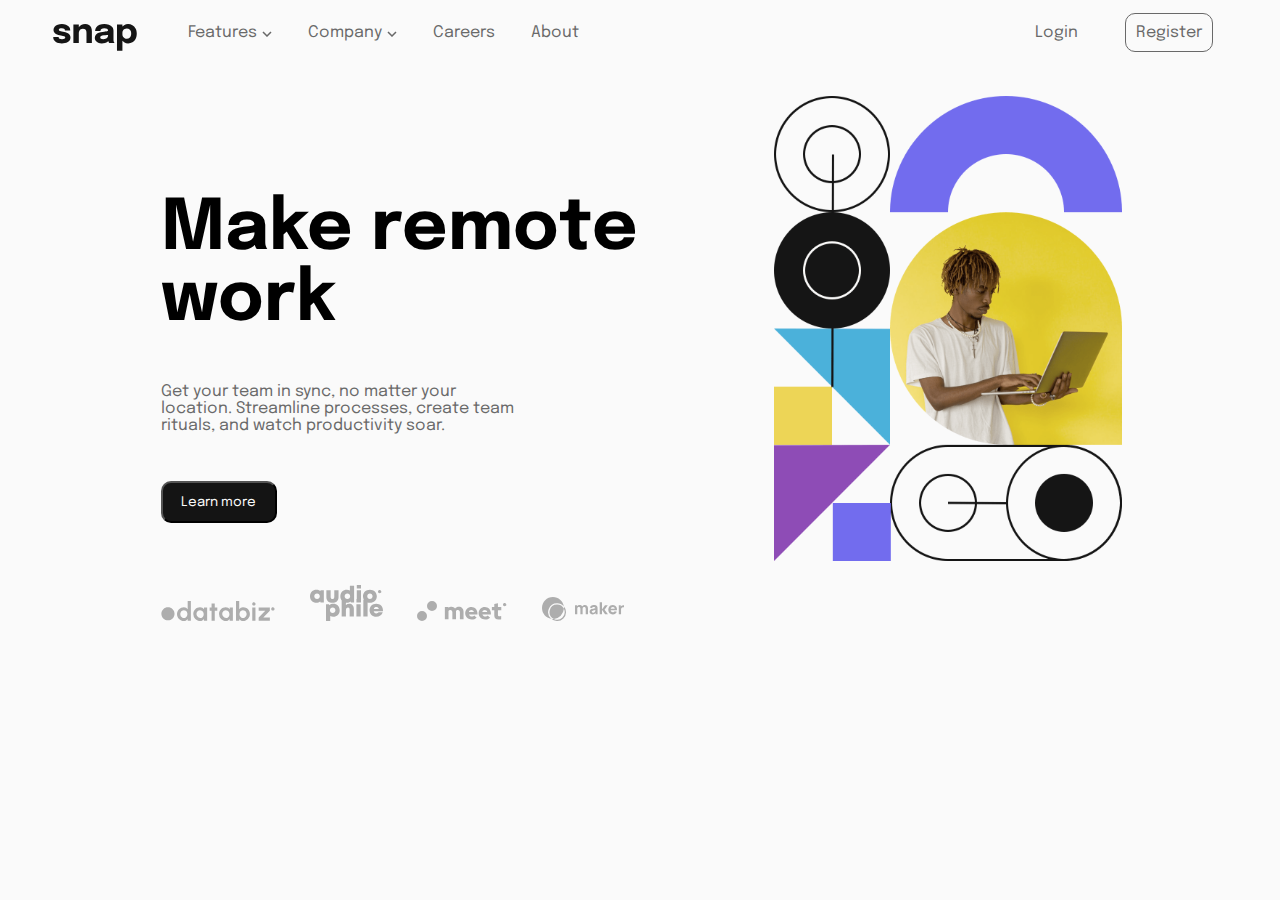
<file: index.html>
<!DOCTYPE html>
<html lang="en">
<head>
  <meta charset="UTF-8">
  <meta name="viewport" content="width=device-width, initial-scale=1.0">

  <link rel="icon" type="image/png" sizes="32x32" href="./images/favicon-32x32.png">
  
  <title>Frontend Mentor | Intro section with dropdown navigation</title>

  <link rel="preconnect" href="https://fonts.googleapis.com">
  <link rel="preconnect" href="https://fonts.gstatic.com" crossorigin>
  <link href="https://fonts.googleapis.com/css2?family=Epilogue:ital,wght@0,100..900;1,100..900&display=swap" rel="stylesheet">

  <script src="https://code.jquery.com/jquery-3.7.1.js" integrity="sha256-eKhayi8LEQwp4NKxN+CfCh+3qOVUtJn3QNZ0TciWLP4=" crossorigin="anonymous"></script>

  <script src="script/script.js"></script>

  <link rel="stylesheet" href="style/style.css">


</head>
<body>
  <div class="fake">
    <img src="images/logo.svg" class="logoFake" alt="logo">
    <img src="images/icon-menu.svg" alt="icon-menu" class="login-image">
  </div>
 
  <nav>
    <div class="menu">
      <img src="images/icon-close-menu.svg" alt="icon-close-menu" class="icon-close" id="icon-close">
      <ul>
        <li><a href="#"><img src="images/logo.svg" alt="logo" class="logo"></a></li>
        <li><a href="#" id="arrow-features">Features</a><img src="images/icon-arrow-down.svg" alt="icon-arrow-down" id="arrow-down-features"></li>
          <div class='list-one' id="list-one">
            <ul>
                <li><img src = 'images/icon-todo.svg'><a href = '#'>Todo List</a></li>
                <li><img src = 'images/icon-calendar.svg'><a href = '#'>Calendar</a></li>
                <li><img src = 'images/icon-reminders.svg'><a href = '#'>Reminders</a></li>
                <li><img src = 'images/icon-planning.svg'><a href = '#'>Planning</a></li>
            </ul>
        </div>
        <li><a href="#" id="arrow-company">Company</a><img src="images/icon-arrow-down.svg" alt="icon-arrow-down" id="arrow-down-company"></li>
          <div class='list-two' id="list-two">
            <ul>
                <li><a href = '#'>History</a></li>
                <li><a href = '#'>Our Team</a></li>
                <li><a href = '#'>Blog</a></li>
                </ul>
        </div>
        <li><a href="#">Careers</a></li>
        <li><a href="#">About</a></li>
      </ul>
    </div>

  

    <div class="login">
      <ul>
        <li><a href="login.html" id="login" class="login">Login</a></li>
        <li><a href="register.html" id="register" class="register">Register</a></li>
      </ul>
    </div>
  </nav>


  <main>
    <div class="text">
      <h1>Make remote work</h1>
      <p>Get your team in sync, no matter your location. Streamline processes, 
        create team rituals, and watch productivity soar.</p>
      <button type="submit">Learn more</button>

      <div class="sponsor">
        <img src="images/client-databiz.svg" alt="client-databiz">
        <img src="images/client-audiophile.svg" alt="client-audiophile">
        <img src="images/client-meet.svg" alt="client-meet">
        <img src="images/client-maker.svg" alt="client-maker">
      </div>

    </div>


    <div class="image">
      <img src="images/image-hero-desktop.png" alt="image-hero-desktop">
    </div>
  </main>

</body>
</html>
</file>
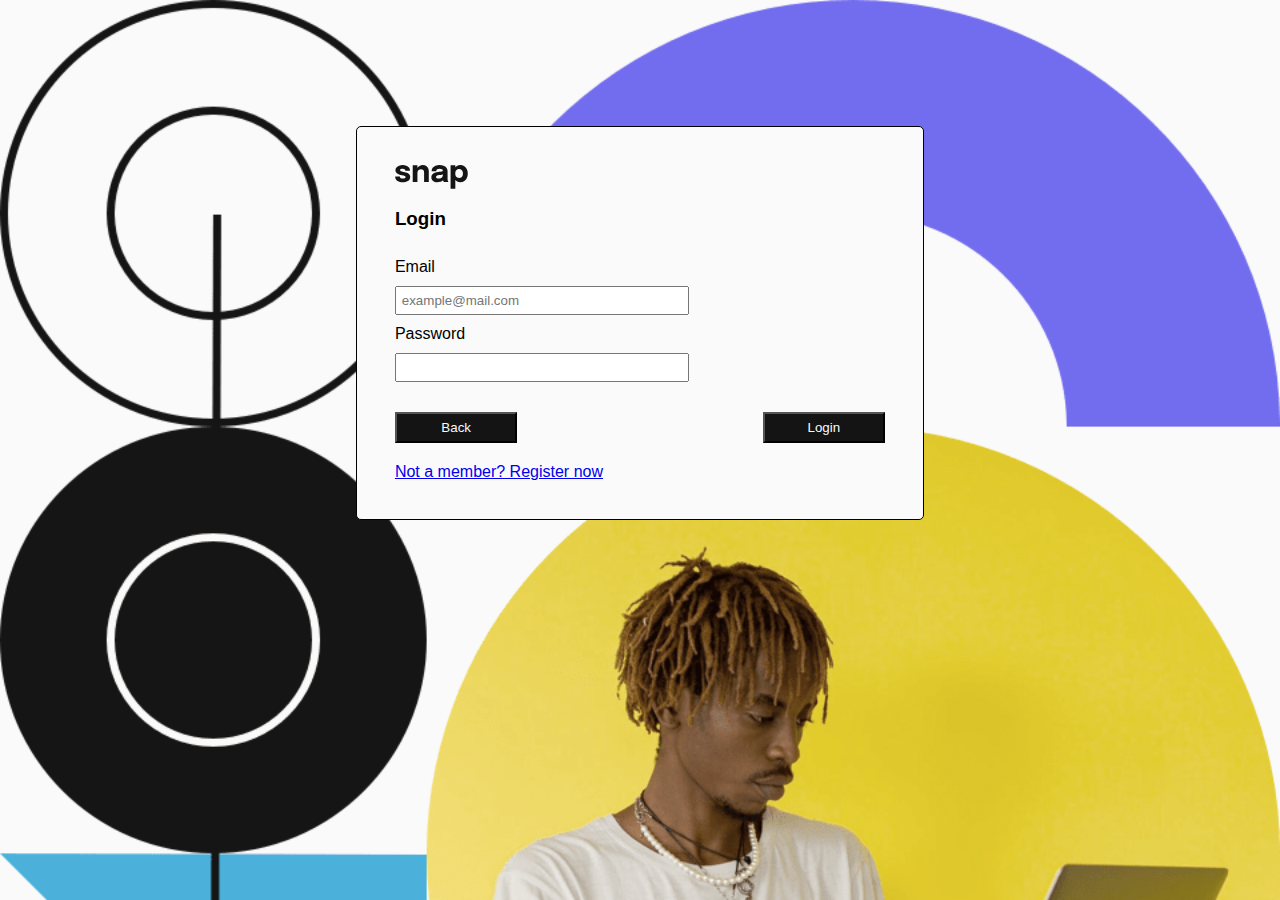
<file: login.html>
<!DOCTYPE html>
<html lang="en">
<head>
    <meta charset="UTF-8">
    <meta name="viewport" content="width=device-width, initial-scale=1.0">
    <title>Login</title>

    <link rel="stylesheet" href="style/style.css">
    <link rel="stylesheet" href="style/login.css">

    <script src="script/login.js"></script>
</head>
<body>
    <div class="container">

        <img src="images/logo.svg" alt="logo">
        <h3>Login</h3>
        <label for="email">Email</label> 
        <span class="span-email">Fill the space with a correct Email</span>
        <input type="email" name="email" id="email" placeholder="example@mail.com">

        <label for="password">Password</label> 
        <span class="span-pass">Fill the space with a correct password</span>
        <input type="password" name="password" id="password">

        <div class="btn-group">
            <button type="submit" id="back">Back</button>
            <button type="submit" id="login">Login</button>

        </div>
        
        <a href="register.html">Not a member? Register now</a>
       
        
    </div>
</body>
</html>
</file>
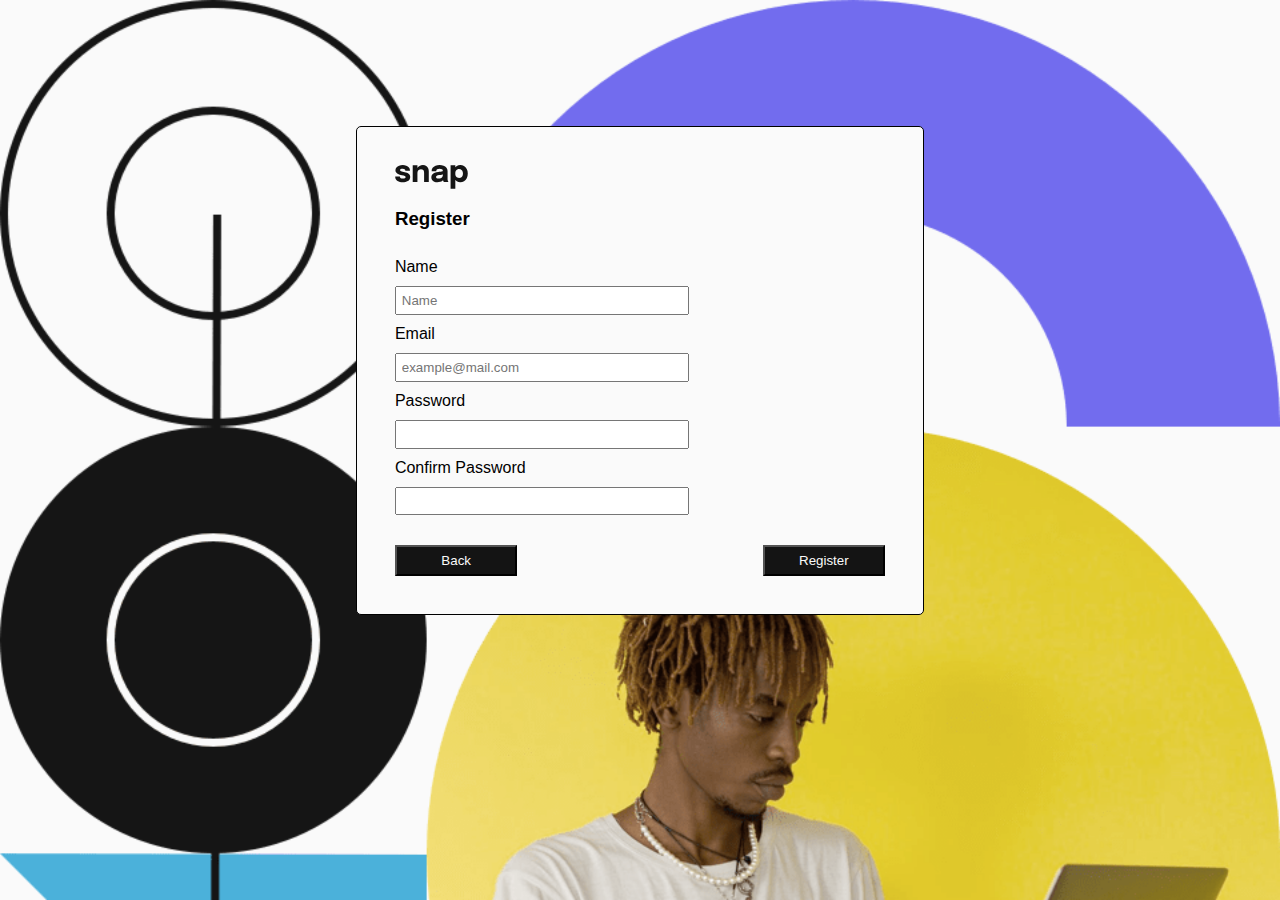
<file: register.html>
<!DOCTYPE html>
<html lang="en">
<head>
    <meta charset="UTF-8">
    <meta name="viewport" content="width=device-width, initial-scale=1.0">
    <title>Register</title>

    <link rel="stylesheet" href="style/style.css">
    <link rel="stylesheet" href="style/login.css">
    

    <script src="script/register.js"></script>
    

    
</head>
<body>
    <div class="container">

        <img src="images/logo.svg" alt="logo">
        <h3>Register</h3>
        <label for="Name">Name</label>
        <span class="span-Name">The name must be more than 3 characters long</span>
        <input type="text" name="Name" id="Name" placeholder="Name" min="2">
        
        <label for="email">Email</label> 
        <span class="span-email">Fill the space with a correct Email</span>
        <input type="email" name="email" id="email" placeholder="example@mail.com">

        <label for="password">Password</label> 
        <span class="span-pass">Fill the space with a correct password</span>
        <input type="password" name="password" id="password">

        <label for="password">Confirm Password</label> 
        <span class="span-confirm">Not the same</span>
        <input type="password" name="confirm" id="confirm">

        <div class="btn-group">
            <button type="submit" id="back">Back</button>
            <button type="submit" id="register">Register</button>

        </div>
</body>
</html>
</file>
<file: style/style.css>
* {
    box-sizing: border-box;
    font-family: "Epilogue", sans-serif;;
}

body {
    background-color: hsl(0, 0%, 98%);
    max-width: 1440px;
}

nav {
    display: grid;
    grid-template-areas: 'menu login';
    

}

nav .icon-close {
    display: none;
}

.menu {
    grid-area: menu;

}

.fake {
    display: none;
}

.menu ul {
    list-style: none;
    display: flex;
    
}

.menu ul li {
    padding-right: 5%;
}

.menu ul li a {
    text-decoration: none;
    color: hsl(0, 0%, 41%);
}

.menu ul li a .logo {
    padding-right: 15px;
}
.menu ul li img {
    padding-left: 5px;
    cursor: pointer;
}

.login {
    grid-area: login;
}

.login img {
    display: none;
}

.login ul {
    display: flex;
    list-style: none;
    margin-left: 45%;

}

.login ul li {
    padding-right: 20%;
}

.login ul li a {
    text-decoration: none;
    color: hsl(0, 0%, 41%);
}

.login ul li .register {
    border: 1px solid hsl(0, 0%, 41%);
    padding: 10px;
    border-radius: 10px;
}


main {
    display: grid;
    grid-template-areas: 'text image';
}

.text {
    grid-area: text;
    padding-left: 20%;
    padding-top: 10%;
    
}

.text h1 {
    font-size: 70px;
    
}

.text p {
    width: 60%;
    color: hsl(0, 0%, 41%);
}

.text button {
    color: hsl(0, 0%, 98%);
    background-color: hsl(0, 0%, 8%);
    padding: 2% 3%;
    border-radius: 10px;
    margin-top: 5%;
    cursor: pointer;
}

.text .sponsor {
    margin-top: 10%;
    
}

.text .sponsor img {
    padding-right: 5%;
}

.image {
    grid-area: image;
}

.image img {
    width: 70%;
    margin-top: 5%;
}


/* Lista di oggetti( items list) */

.list-one {
    border: 1px solid hsl(0, 0%, 41%);
    border-radius: 5px;
    background-color: white;
    position: absolute;
    right: 79%;
    top: 50px;
    display: none;
}

.list-one ul {
    list-style: none;
    display: flex;
    flex-direction: column;
    padding: 8px 20px;
   
    

}

.list-one li {
    padding-bottom: 8%;
    display: flex;
    padding-top: 8%;
    
}

.list-one li img {
    padding-right: 10px;
}


.list-two {
    border: 1px solid hsl(0, 0%, 41%);
    border-radius: 5px;
    background-color: white;
    position: absolute;
    left: 24%;
    top: 50px;
    display: none;
}

.list-two ul {
    list-style: none;
    display: flex;
    flex-direction: column;
    padding: 8px 20px;
}

.list-two li {
    padding-bottom: 8%;
    padding-top: 8%;
    display: flex;
    
}


/* MEDIA QUERY FOR SMALL SCREEN */

@media screen and (max-width : 568px) {

    .fake {
        display: flex;
        justify-content: space-between;
     }

     .fake .login-image {
        cursor: pointer;
     }

    nav {
        display: none;
        grid-auto-flow: 'menu'
        'login';
        height: 618px;
        width: 219px;
        position: absolute;
        left: 60%;
        background-color: hsl(0, 0%, 98%);
        bottom: 0%;
        z-index: 1;


    }

    nav .icon-close {
        display: block;
        margin-left: 80%;
        margin-top: 10px;
        cursor: pointer;
    }
    
    .menu {
        grid-area: menu;
       
        
        
    
    }
   
    
    .menu ul {
        list-style: none;
        display: none;
        
    }


    
    .menu ul li {
        padding-top: 15%;
    }
    
    .menu ul li a {
        text-decoration: none;
        color: hsl(0, 0%, 41%);
    }
    
    .menu ul li a .logo {
        display: none;
    }


    .menu ul li img {
        padding-left: 5px;
        cursor: pointer;
    }
    
    .login {
        grid-area: login;
        width: 0%;
        height: 0%;
        margin-top: 0%;
        margin-left: 0%;
        cursor: pointer;
        
       
        
    }

    .login img {
        display: flex;
       
    }

  

    
    .login ul {
        display: none;
        position: relative;

    
    }
    
    .login ul li {
        padding-right: 0%;
        padding-top: 20px;
       
    }
    
    .login ul li a {
        text-decoration: none;
        color: hsl(0, 0%, 41%);
        text-align: center;
    }

    .login ul li .login {
        margin-left: 30px;
       
    }
    
    .login ul li .register {
        padding: 10px;
        border-radius: 5px;
        border: 1px solid;
        margin-left: 10px;
        margin-top: 40px;
    }


    main {
        display: grid;
        grid-template-areas: 'image'
                              'text';
                              z-index: 0;

    }
    
    .text {
        grid-area: text;
        text-align: center;
        margin-right: 20%;
        
        
        
    }
    
    .text h1 {
        font-size: 25px;
 
    }
    
    .text p {
        width: 100%;
        text-align: center;
        font-size: 12px;
        line-height: 24px;

    }
    
    .text button {
        color: hsl(0, 0%, 98%);
        background-color: hsl(0, 0%, 8%);
        padding: 4% 3%;
        border-radius: 10px;
        margin-top: 5%;
        cursor: pointer;
    }
    
    .text .sponsor {
        display: flex;
        flex-direction: row;
        margin-right: 10%;
        margin-top: 20%;
        margin-bottom: 60%;
        
    }
    
    .text .sponsor img {
        width: 30%;
        height: 30%;
        
        
    }
    
    .image {
        grid-area: image;
        margin-top: 10%;
    }
    
    .image img {
        width: 100%;
        
    }


    .list-one {
        border: 1px solid hsl(0, 0%, 41%);
        border-radius: 5px;
        position: relative;
        right: 0%;
        top: 5px;
        display: flex;
        flex-direction: column;
        height: 120px;
        
        
    }
    
    .list-one ul {
        flex-direction: column;
        display: flex;
        padding: 10px 0px;
        
       
        
    
    }
    
    .list-one ul li {
        padding: 2px;
        display: block;
        
        
    }
    
    .list-one ul li img {
        padding-right: 10px;
    }
    
    
    .list-two {
        border: 1px solid hsl(0, 0%, 41%);
        border-radius: 5px;
        position: relative;
        left: 0%;
        top: 5px;
        height: 90px;
        background-color: white;
        color: black;
        padding: 0px;
        
        
    }
    
    .list-two ul {
        flex-direction: column;
        display: flex;
        padding: 5px;
    }

    .list-two li {
        padding: 10px;
        display: block;
        font-size: 18px; 

       
    }
    .list-two li a {
        text-decoration: none;
        color: black;
    }
    
   

}
</file>
<file: style/login.css>
body {
    background-image: url(../images/image-hero-desktop.png);
    background-repeat: no-repeat;
    background-size: cover;
}

.container {
    border: 1px solid black;
    width: 568px;
    margin: 10% auto;
    display: flex;
    flex-direction: column;
    padding: 3%;
    background-color: hsl(0, 0%, 98%);
    border-radius: 5px;
}

.container img {
    width: 15%;
}

.container label {
    margin: 10px 0;
}

.container input {
    padding: 1%;
    width: 60%;
}

.container button {
    margin-top: 30px;
    width: 25%;
    padding: 6px 3px;
    background-color: hsl(0, 0%, 8%);
    color: hsl(0, 0%, 98%);
    cursor: pointer;
}

.container button:hover {
    background-color: hsl(0, 0%, 41%);
}


.container .btn-group {
    display: flex;
    justify-content: space-between;

}

.container span {
    color: red;
    display: none;
}

.container a {
    margin-top: 20px;
}

.container a:hover {
    color: hsl(0, 0%, 41%);
}

@media screen and (max-width: 600px) {
    body {
        background-image: url(../images/image-hero-mobile.png);
        background-size: cover;
        background-position: center;
    }

    .container {
        width: 90%;
        margin: 20% auto;
        padding: 5%;
    }

    .container img {
        width: 25%;
        margin: 0 auto 10px;
    }

    .container input {
        width: 100%;
    }

    .container button {
        width: 100%;
        margin-top: 20px;
    }

    .container .btn-group {
        flex-direction: column;
        gap: 10px;
    }

    .container a {
        text-align: center;
        display: block;
    }
}
</file>
